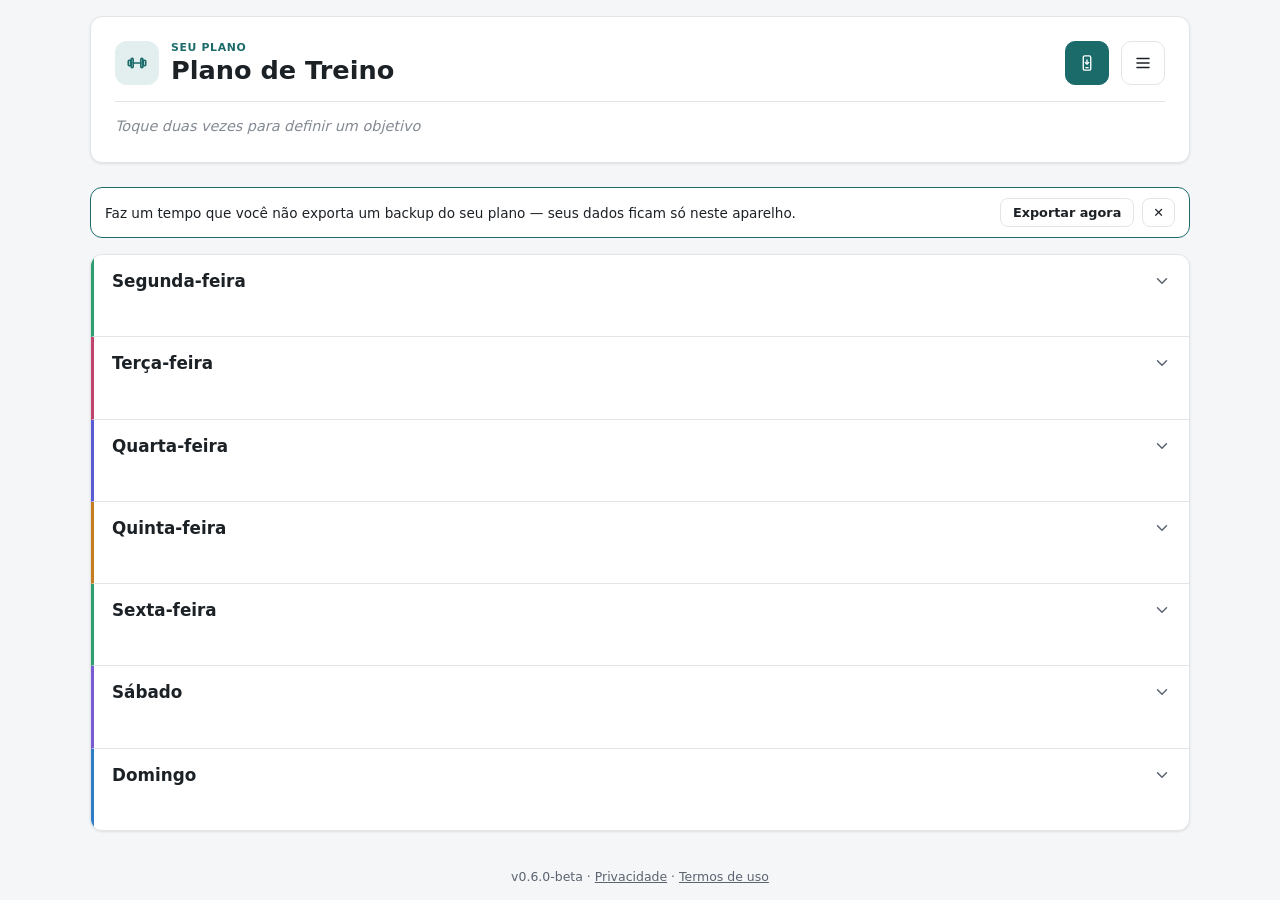
<file: index.html>
<!DOCTYPE html>
<html lang="pt-BR">
<head>
<meta charset="UTF-8">
<meta name="viewport" content="width=device-width, initial-scale=1.0, maximum-scale=1">
<title>Plano de Treino</title>

<meta name="description" content="Organize seu plano de treino semanal, com exercícios, repetições e séries — tudo salvo só no seu aparelho, sem contas nem coleta de dados.">
<meta property="og:title" content="Plano de Treino">
<meta property="og:description" content="App de treino instalável para organizar sua semana de exercícios. Seus dados ficam só no seu aparelho.">
<meta property="og:type" content="website">
<meta property="og:image" content="icons/icon-512.png">

<meta http-equiv="Content-Security-Policy" content="default-src 'self'; script-src 'self'; style-src 'self'; img-src 'self' data:; connect-src 'self'; base-uri 'self'; form-action 'self'">

<link rel="manifest" href="manifest.webmanifest">
<meta name="theme-color" content="#1b4b4b">
<meta name="color-scheme" content="light dark">
<link rel="icon" href="icons/icon-192.png">
<link rel="apple-touch-icon" href="icons/icon-192.png">
<meta name="apple-mobile-web-app-capable" content="yes">
<meta name="apple-mobile-web-app-status-bar-style" content="black-translucent">
<meta name="apple-mobile-web-app-title" content="Treino">

<link rel="stylesheet" href="css/styles.css">
</head>

<body>

<div class="container">

    <header class="header">
        <div class="header-top">
            <div class="header-emblema" aria-hidden="true">
                <svg width="22" height="22" viewBox="0 0 24 24" fill="none" stroke="currentColor" stroke-width="1.8" stroke-linecap="round" stroke-linejoin="round">
                    <rect x="2.5" y="9" width="2.6" height="6" rx="1"></rect>
                    <rect x="18.9" y="9" width="2.6" height="6" rx="1"></rect>
                    <rect x="5.6" y="7" width="2.2" height="10" rx="1"></rect>
                    <rect x="16.2" y="7" width="2.2" height="10" rx="1"></rect>
                    <line x1="7.8" y1="12" x2="16.2" y2="12"></line>
                </svg>
            </div>
            <div class="header-titulo-bloco">
                <div class="header-eyebrow">Seu plano</div>
                <div class="header-titulo" id="headerTitulo"></div>
            </div>
            <button type="button" id="btnInstalar" class="icone-btn instalar" hidden title="Instalar app" aria-label="Instalar app">
                <svg width="18" height="18" viewBox="0 0 24 24" fill="none" stroke="currentColor" stroke-width="1.8" stroke-linecap="round" stroke-linejoin="round"><rect x="7" y="2.5" width="10" height="19" rx="2"></rect><line x1="10.5" y1="18.2" x2="13.5" y2="18.2"></line><path d="M12 8v5"></path><path d="M9.8 11.2 12 13.4l2.2-2.2"></path></svg>
            </button>
            <div class="menu-wrap">
                <button type="button" id="btnMenu" class="icone-btn" aria-haspopup="true" aria-expanded="false" aria-label="Mais opções">
                    <svg width="18" height="18" viewBox="0 0 24 24" fill="none" stroke="currentColor" stroke-width="2" stroke-linecap="round" stroke-linejoin="round"><line x1="4" y1="6" x2="20" y2="6"></line><line x1="4" y1="12" x2="20" y2="12"></line><line x1="4" y1="18" x2="20" y2="18"></line></svg>
                </button>
                <div class="menu-dropdown" id="menuDropdown" hidden>
                    <button type="button" id="btnExportar" class="item-menu">
                        <svg width="16" height="16" viewBox="0 0 24 24" fill="none" stroke="currentColor" stroke-width="1.8" stroke-linecap="round" stroke-linejoin="round"><path d="M12 3v11"></path><path d="M7.5 10.5 12 15l4.5-4.5"></path><path d="M4 16.5v2A1.5 1.5 0 0 0 5.5 20h13a1.5 1.5 0 0 0 1.5-1.5v-2"></path></svg>
                        Exportar
                    </button>
                    <button type="button" id="btnImportar" class="item-menu">
                        <svg width="16" height="16" viewBox="0 0 24 24" fill="none" stroke="currentColor" stroke-width="1.8" stroke-linecap="round" stroke-linejoin="round"><path d="M12 15V4"></path><path d="M7.5 8.5 12 4l4.5 4.5"></path><path d="M4 16.5v2A1.5 1.5 0 0 0 5.5 20h13a1.5 1.5 0 0 0 1.5-1.5v-2"></path></svg>
                        Importar
                    </button>
                    <input type="file" id="inputImportar" accept="application/json" hidden>
                    <button type="button" id="btnImprimir" class="item-menu">
                        <svg width="16" height="16" viewBox="0 0 24 24" fill="none" stroke="currentColor" stroke-width="1.8" stroke-linecap="round" stroke-linejoin="round"><path d="M6 9V4h12v5"></path><rect x="4" y="9" width="16" height="8" rx="1.5"></rect><path d="M6 14h12v6H6z"></path></svg>
                        Imprimir
                    </button>
                </div>
            </div>
        </div>

        <div class="header-divisor"></div>

        <div class="objetivo" id="headerObjetivo"></div>
    </header>

    <div id="avisoBackup" class="aviso-backup" hidden>
        <span>Faz um tempo que você não exporta um backup do seu plano — seus dados ficam só neste aparelho.</span>
        <div class="aviso-backup-acoes">
            <button type="button" id="btnExportarAviso">Exportar agora</button>
            <button type="button" id="btnFecharAviso" aria-label="Fechar aviso">✕</button>
        </div>
    </div>

    <main class="dias" id="dias"></main>

    <footer class="footer">
        <p class="footer-meta">
            <span id="appVersao"></span> · <a href="privacidade.html">Privacidade</a> · <a href="termos.html">Termos de uso</a>
        </p>
    </footer>

</div>

<script type="module" src="js/app.js"></script>
</body>
</html>
</file>
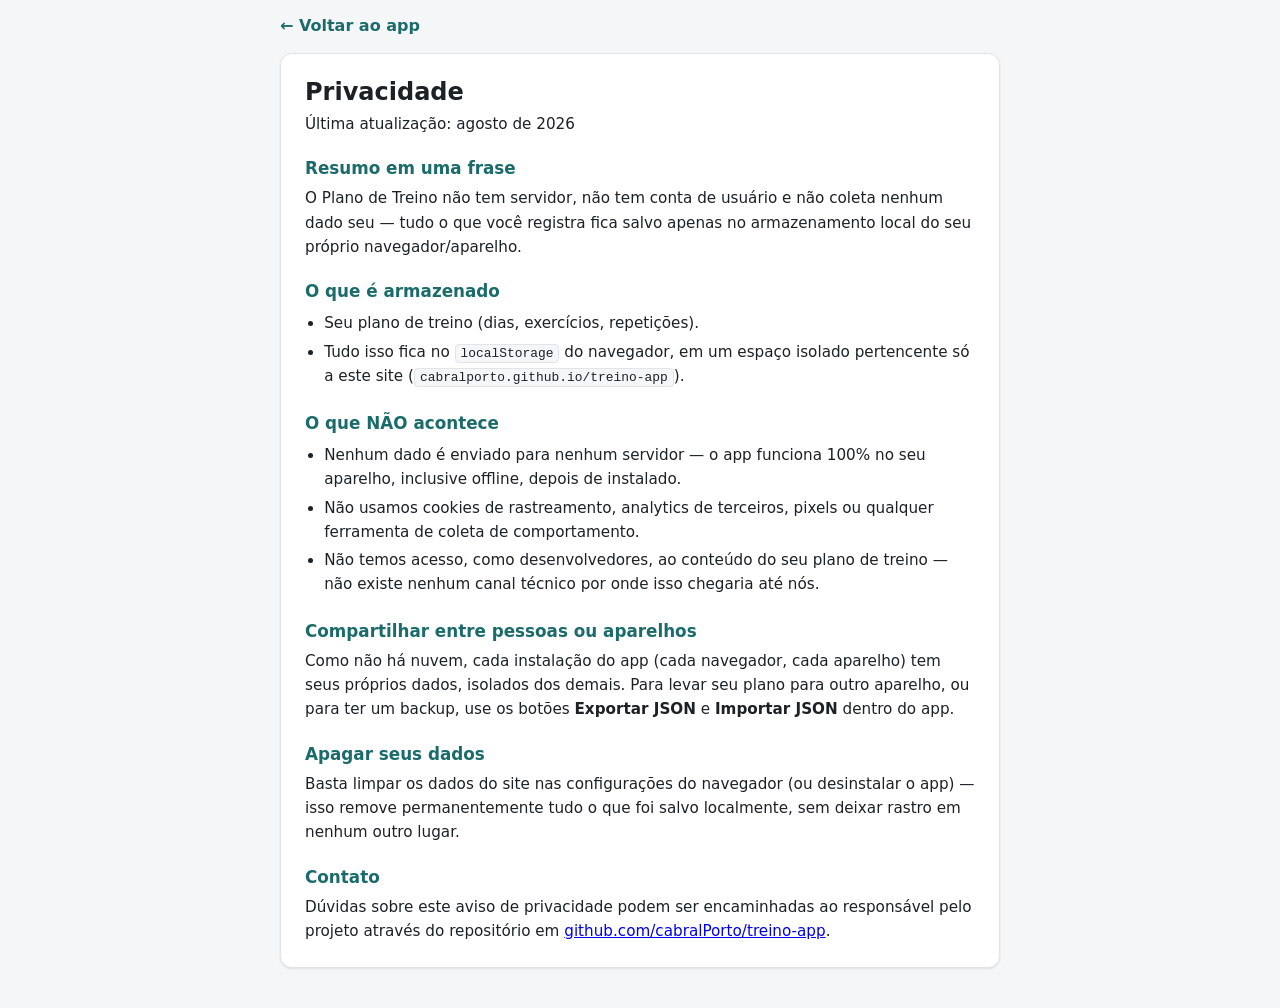
<file: privacidade.html>
<!DOCTYPE html>
<html lang="pt-BR">
<head>
<meta charset="UTF-8">
<meta name="viewport" content="width=device-width, initial-scale=1.0, maximum-scale=1">
<title>Privacidade — Plano de Treino</title>
<meta name="description" content="Como o Plano de Treino trata seus dados: nada sai do seu aparelho.">
<meta http-equiv="Content-Security-Policy" content="default-src 'self'; script-src 'self'; style-src 'self'; img-src 'self' data:; connect-src 'self'; base-uri 'self'; form-action 'self'">
<link rel="icon" href="icons/icon-192.png">
<link rel="stylesheet" href="css/styles.css">
</head>
<body>
<div class="container pagina">
    <a class="voltar" href="index.html">&larr; Voltar ao app</a>

    <div class="header">
        <h1>Privacidade</h1>
        <p>Última atualização: agosto de 2026</p>

        <h2>Resumo em uma frase</h2>
        <p>O Plano de Treino não tem servidor, não tem conta de usuário e não coleta nenhum dado seu — tudo o que você registra fica salvo apenas no armazenamento local do seu próprio navegador/aparelho.</p>

        <h2>O que é armazenado</h2>
        <ul>
            <li>Seu plano de treino (dias, exercícios, repetições).</li>
            <li>Tudo isso fica no <code>localStorage</code> do navegador, em um espaço isolado pertencente só a este site (<code>cabralporto.github.io/treino-app</code>).</li>
        </ul>

        <h2>O que NÃO acontece</h2>
        <ul>
            <li>Nenhum dado é enviado para nenhum servidor — o app funciona 100% no seu aparelho, inclusive offline, depois de instalado.</li>
            <li>Não usamos cookies de rastreamento, analytics de terceiros, pixels ou qualquer ferramenta de coleta de comportamento.</li>
            <li>Não temos acesso, como desenvolvedores, ao conteúdo do seu plano de treino — não existe nenhum canal técnico por onde isso chegaria até nós.</li>
        </ul>

        <h2>Compartilhar entre pessoas ou aparelhos</h2>
        <p>Como não há nuvem, cada instalação do app (cada navegador, cada aparelho) tem seus próprios dados, isolados dos demais. Para levar seu plano para outro aparelho, ou para ter um backup, use os botões <strong>Exportar JSON</strong> e <strong>Importar JSON</strong> dentro do app.</p>

        <h2>Apagar seus dados</h2>
        <p>Basta limpar os dados do site nas configurações do navegador (ou desinstalar o app) — isso remove permanentemente tudo o que foi salvo localmente, sem deixar rastro em nenhum outro lugar.</p>

        <h2>Contato</h2>
        <p>Dúvidas sobre este aviso de privacidade podem ser encaminhadas ao responsável pelo projeto através do repositório em <a href="https://github.com/cabralPorto/treino-app">github.com/cabralPorto/treino-app</a>.</p>
    </div>
</div>
</body>
</html>
</file>
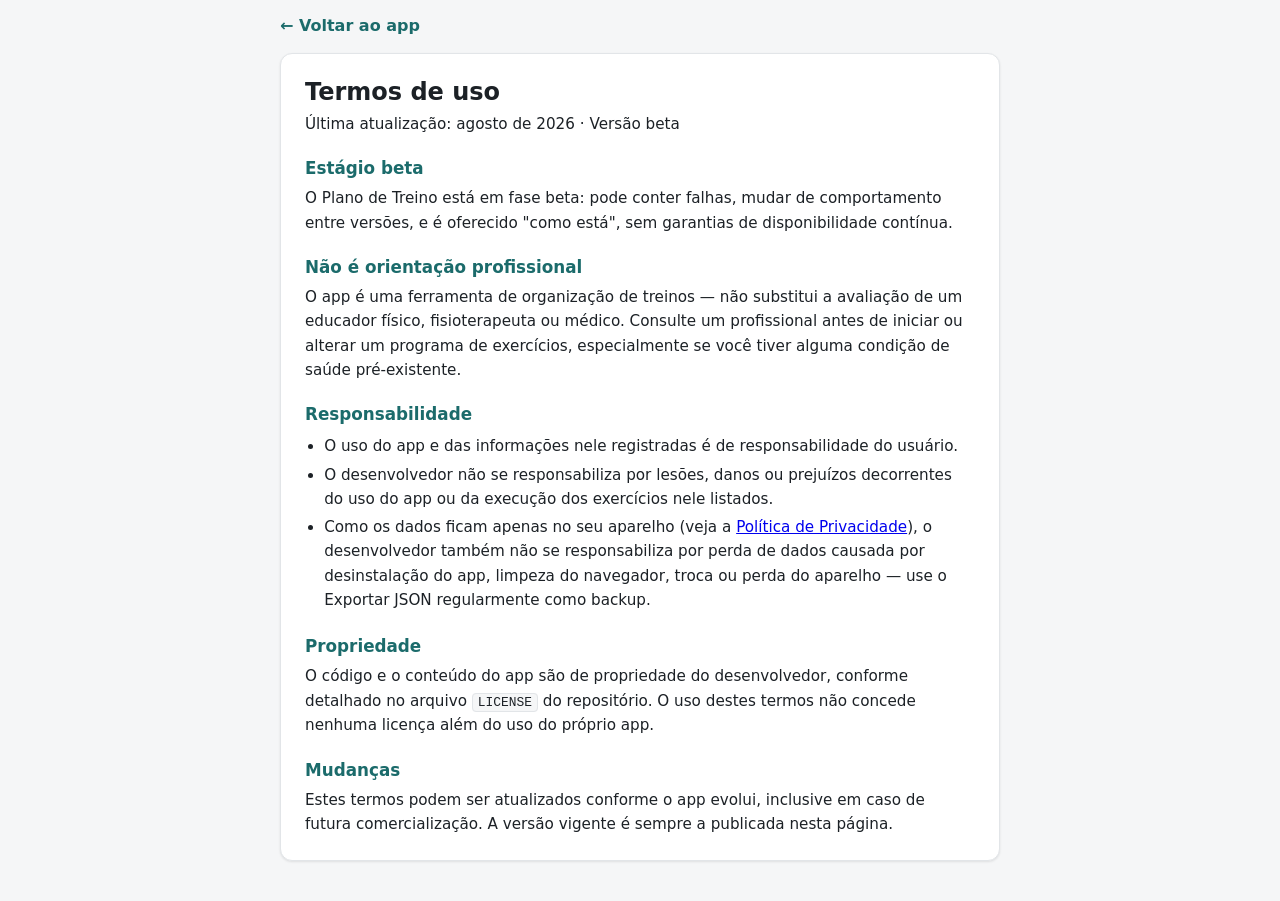
<file: termos.html>
<!DOCTYPE html>
<html lang="pt-BR">
<head>
<meta charset="UTF-8">
<meta name="viewport" content="width=device-width, initial-scale=1.0, maximum-scale=1">
<title>Termos de uso — Plano de Treino</title>
<meta name="description" content="Termos de uso do Plano de Treino.">
<meta http-equiv="Content-Security-Policy" content="default-src 'self'; script-src 'self'; style-src 'self'; img-src 'self' data:; connect-src 'self'; base-uri 'self'; form-action 'self'">
<link rel="icon" href="icons/icon-192.png">
<link rel="stylesheet" href="css/styles.css">
</head>
<body>
<div class="container pagina">
    <a class="voltar" href="index.html">&larr; Voltar ao app</a>

    <div class="header">
        <h1>Termos de uso</h1>
        <p>Última atualização: agosto de 2026 · Versão beta</p>

        <h2>Estágio beta</h2>
        <p>O Plano de Treino está em fase beta: pode conter falhas, mudar de comportamento entre versões, e é oferecido "como está", sem garantias de disponibilidade contínua.</p>

        <h2>Não é orientação profissional</h2>
        <p>O app é uma ferramenta de organização de treinos — não substitui a avaliação de um educador físico, fisioterapeuta ou médico. Consulte um profissional antes de iniciar ou alterar um programa de exercícios, especialmente se você tiver alguma condição de saúde pré-existente.</p>

        <h2>Responsabilidade</h2>
        <ul>
            <li>O uso do app e das informações nele registradas é de responsabilidade do usuário.</li>
            <li>O desenvolvedor não se responsabiliza por lesões, danos ou prejuízos decorrentes do uso do app ou da execução dos exercícios nele listados.</li>
            <li>Como os dados ficam apenas no seu aparelho (veja a <a href="privacidade.html">Política de Privacidade</a>), o desenvolvedor também não se responsabiliza por perda de dados causada por desinstalação do app, limpeza do navegador, troca ou perda do aparelho — use o Exportar JSON regularmente como backup.</li>
        </ul>

        <h2>Propriedade</h2>
        <p>O código e o conteúdo do app são de propriedade do desenvolvedor, conforme detalhado no arquivo <code>LICENSE</code> do repositório. O uso destes termos não concede nenhuma licença além do uso do próprio app.</p>

        <h2>Mudanças</h2>
        <p>Estes termos podem ser atualizados conforme o app evolui, inclusive em caso de futura comercialização. A versão vigente é sempre a publicada nesta página.</p>
    </div>
</div>
</body>
</html>
</file>
<file: css/styles.css>
:root{
    --bg: #f5f6f7;
    --surface: #ffffff;
    --border: #e2e5e8;
    --text: #1c2126;
    --text-muted: #5b6470;
    --accent: #1b6b6b;
    --accent-tint: #e3efee;
    --accent-contrast: #ffffff;
    --danger: #c0392b;
    --danger-contrast: #ffffff;
    --radius: 12px;
    --shadow: 0 1px 3px rgba(20,20,20,.06), 0 1px 2px rgba(20,20,20,.04);
    --shadow-menu: 0 8px 24px rgba(20,20,20,.16), 0 2px 6px rgba(20,20,20,.08);

    --seg: #2f9e6f;
    --ter: #c2436b;
    --qua: #5b5bd6;
    --qui: #c67c1f;
    --sex: #2f9e6f;
    --sab: #7a5bd6;
    --dom: #2f7dc6;

    --danger-soft-bg: #fbecea;
    --danger-soft-border: #f0c4bd;
}

@media (prefers-color-scheme: dark){
    :root{
        --bg: #14171a;
        --surface: #1c2126;
        --border: #2a3036;
        --text: #eceef0;
        --text-muted: #9aa4ae;
        --accent: #4fb3b3;
        --accent-tint: #1c3433;
        --accent-contrast: #0c1416;
        --danger: #e0685a;
        --danger-contrast: #1c0704;
        --shadow: 0 1px 3px rgba(0,0,0,.4), 0 1px 2px rgba(0,0,0,.3);
        --shadow-menu: 0 8px 24px rgba(0,0,0,.5), 0 2px 6px rgba(0,0,0,.35);
        --danger-soft-bg: #3a211d;
        --danger-soft-border: #5c332c;
    }
}

*{
    margin:0;
    padding:0;
    box-sizing:border-box;
}

body{
    font-family: system-ui, -apple-system, "Segoe UI", Roboto, Helvetica, Arial, sans-serif;
    background: var(--bg);
    color: var(--text);
    min-height:100dvh;
    padding: 16px;
    display:flex;
    flex-direction:column;
}

.container{
    max-width:1100px;
    margin:0 auto;
    width:100%;
    flex:1 1 auto;
    display:flex;
    flex-direction:column;
}

.header{
    background: var(--surface);
    border: 1px solid var(--border);
    border-radius: var(--radius);
    box-shadow: var(--shadow);
    padding: 24px;
    margin-bottom: 24px;
}

.header-top{
    display:flex;
    align-items:center;
    gap:12px;
}

.header-emblema{
    flex:0 0 auto;
    width:44px;
    height:44px;
    border-radius:12px;
    background: var(--accent-tint);
    color: var(--accent);
    display:flex;
    align-items:center;
    justify-content:center;
}

.header-titulo-bloco{
    min-width:0;
    flex:1 1 auto;
}

.header-eyebrow{
    font-size:.68rem;
    font-weight:700;
    letter-spacing:.06em;
    text-transform:uppercase;
    color: var(--accent);
}

.header-titulo h1{
    margin-top:2px;
    font-size: clamp(1.2rem, 4vw, 1.6rem);
    font-weight: 800;
    line-height:1.15;
}

.header-titulo input{
    width:100%;
    margin-top:2px;
    font-size: clamp(1.2rem, 4vw, 1.6rem);
    font-weight: 800;
    line-height:1.15;
    min-height:40px;
}

.header-divisor{
    height:1px;
    background: var(--border);
    margin: 16px 0 14px;
}

.editavel{ cursor:pointer; border-radius:4px; }
.editavel:hover{
    text-decoration: underline dotted;
    text-decoration-color: var(--text-muted);
    text-underline-offset:3px;
}

.linha-editavel{ cursor:pointer; }

.objetivo{
    color: var(--text-muted);
    font-size: .9rem;
    line-height: 1.5;
}

.objetivo-vazio{
    font-style: italic;
    opacity:.75;
}

.objetivo strong{ color: var(--text); }

.objetivo textarea{
    width:100%;
    margin-top:8px;
    font-family:inherit;
    font-size: .95rem;
    resize: vertical;
}

.icone-btn{
    flex:0 0 auto;
    width:44px;
    height:44px;
    min-height:44px;
    padding:0;
    display:flex;
    align-items:center;
    justify-content:center;
    border-radius:10px;
}

.icone-btn.instalar{
    background: var(--accent);
    border-color: var(--accent);
    color: var(--accent-contrast);
}

.menu-wrap{
    position:relative;
    flex:0 0 auto;
}

.menu-dropdown{
    position:absolute;
    top:52px;
    right:0;
    width:190px;
    background: var(--surface);
    border: 1px solid var(--border);
    border-radius:10px;
    box-shadow: var(--shadow-menu);
    overflow:hidden;
    padding:6px;
    z-index:20;
}

.item-menu{
    display:flex;
    align-items:center;
    gap:10px;
    width:100%;
    padding:0 12px;
    height:44px;
    min-height:auto;
    font-size:.9rem;
    font-weight:600;
    color: var(--text);
    background:none;
    border:none;
    border-radius:6px;
    text-align:left;
}

.item-menu:hover{
    background: var(--bg);
}

.item-menu svg{
    flex:0 0 auto;
    color: var(--text-muted);
}

.dias{
    display:flex;
    flex-direction:column;
    flex:1 1 auto;
    background: var(--surface);
    border: 1px solid var(--border);
    border-radius: var(--radius);
    box-shadow: var(--shadow);
    overflow:hidden;
}

.card{
    flex:1 1 auto;
    border-left: 3px solid var(--dia-cor, var(--accent));
    border-bottom: 1px solid var(--border);
}

.card:last-child{
    border-bottom:none;
}

.card.seg{ --dia-cor: var(--seg); }
.card.ter{ --dia-cor: var(--ter); }
.card.qua{ --dia-cor: var(--qua); }
.card.qui{ --dia-cor: var(--qui); }
.card.sex{ --dia-cor: var(--sex); }
.card.sab{ --dia-cor: var(--sab); }
.card.dom{ --dia-cor: var(--dom); }

.titulo{
    display:flex;
    align-items:center;
    justify-content:space-between;
    gap:10px;
    padding: 16px 18px;
    font-size: 1.05rem;
    font-weight: 700;
    color: var(--text);
    border-bottom: 1px solid transparent;
    cursor:pointer;
    -webkit-tap-highlight-color: transparent;
}

.card.aberto .titulo{
    border-bottom-color: var(--border);
}

.titulo input{
    width:100%;
    font-size: 1.05rem;
    font-weight: 700;
    min-height:40px;
}

.dia-nome{ min-width:0; }

.chevron{
    width:18px;
    height:18px;
    flex:0 0 auto;
    color: var(--text-muted);
    transition: transform .2s ease;
}

.card.aberto .chevron{
    transform: rotate(180deg);
}

.conteudo{
    display:none;
    padding: 16px 18px;
}

.card.aberto .conteudo{
    display:block;
}

.secao{
    margin-bottom: 16px;
}

.secao:last-child{
    margin-bottom: 0;
}

.secao-head{
    display:flex;
    align-items:center;
    gap:10px;
    margin-bottom: 8px;
}

.secao-titulo{
    color: var(--text-muted);
    text-transform: uppercase;
    letter-spacing: .05em;
    font-size: .74rem;
    font-weight: 700;
    white-space:nowrap;
}

.secao-linha{
    flex: 1 1 auto;
    height:1px;
    background: var(--border);
}

ul{ list-style:none; }

li{
    display:flex;
    flex-wrap: wrap;
    justify-content:space-between;
    align-items:center;
    gap:8px;
    padding: 11px 0;
    border-bottom: 1px solid var(--border);
}

li:last-child{ border-bottom:none; }

.item-principal{
    display:flex;
    flex: 1 1 auto;
    align-items:center;
    gap:10px;
    min-width: 0;
}

.item-nome{
    flex: 1 1 auto;
    min-width:0;
    overflow:hidden;
    text-overflow:ellipsis;
    white-space:nowrap;
    font-weight:700;
}

.numero{
    flex:0 0 auto;
    width:22px;
    height:22px;
    border-radius:50%;
    border:1px solid var(--border);
    color: var(--text-muted);
    font-size:.72rem;
    font-weight:700;
    display:flex;
    align-items:center;
    justify-content:center;
}

.badge{
    background: var(--bg);
    border: 1px solid var(--border);
    color: var(--text-muted);
    padding: 3px 9px;
    border-radius: 20px;
    font-size: .8rem;
    font-weight: 600;
    white-space:nowrap;
    flex: 0 0 auto;
}

li input{
    font-size: 16px;
    min-width: 0;
    min-height: 40px;
}

li input.nome{ flex: 1 1 auto; font-weight:700; }
li input.reps{ width: 78px; flex: 0 0 auto; }

.linha-edicao{
    display:flex;
    flex-wrap:wrap;
    align-items:center;
    gap:8px;
    width:100%;
}

.excluir{
    background: var(--danger-soft-bg);
    color: var(--danger);
    border: 1px solid var(--danger-soft-border);
    border-radius: 8px;
    width: 30px;
    height: 30px;
    min-width: 30px;
    min-height: auto;
    padding: 0;
    display:flex;
    align-items:center;
    justify-content:center;
    flex: 0 0 auto;
    cursor:pointer;
}

.excluir svg{
    width:16px;
    height:16px;
}

.add-exercicio{
    margin-top:10px;
    background: var(--bg);
    border: 1px solid var(--border);
    color: var(--text);
    width:100%;
    padding:9px;
    font-size:.85rem;
}

.footer{
    text-align:center;
    margin-top: 32px;
    color: var(--text-muted);
    font-size:.85rem;
}

.footer-meta{
    margin-top:6px;
    font-size:.78rem;
}

.footer-meta a{
    color: var(--text-muted);
}

.aviso-backup[hidden]{
    display:none;
}

.aviso-backup{
    display:flex;
    flex-wrap:wrap;
    align-items:center;
    justify-content:space-between;
    gap:10px;
    background: var(--surface);
    border: 1px solid var(--accent);
    border-radius: var(--radius);
    padding: 10px 14px;
    margin-bottom: 16px;
    font-size:.85rem;
    color: var(--text);
}

.aviso-backup-acoes{
    display:flex;
    gap:8px;
    flex:0 0 auto;
}

.aviso-backup-acoes button{
    padding:6px 12px;
    min-height:auto;
    font-size:.8rem;
}

#btnFecharAviso{
    padding:6px 10px;
}

button{
    border: 1px solid var(--border);
    background: var(--surface);
    color: var(--text);
    padding: 10px 16px;
    min-height: 44px;
    border-radius: 8px;
    cursor:pointer;
    font-weight:600;
    font-size:.9rem;
    font-family:inherit;
}

button.primario{
    background: var(--accent);
    border-color: var(--accent);
    color: var(--accent-contrast);
}

button.perigo{
    background: var(--surface);
    border-color: var(--danger);
    color: var(--danger);
}

input, textarea{
    border: 1px solid var(--border);
    border-radius: 8px;
    background: var(--surface);
    color: var(--text);
    padding: 8px 10px;
    font-family: inherit;
}

@media (max-width:480px){
    body{ padding:10px; }
    .header{ padding:16px; }
    .titulo{ padding:12px 14px; font-size:1rem; }
    .titulo input{ font-size:1rem; }
    .conteudo{ padding:12px 14px; }
    button{ padding:9px 14px; font-size:.85rem; }
}

.toast{
    position:fixed;
    left:50%;
    bottom:24px;
    transform:translateX(-50%);
    background: var(--text);
    color: var(--bg);
    padding:10px 18px;
    border-radius:8px;
    font-size:.9rem;
    box-shadow: var(--shadow);
    z-index:1000;
    max-width: 90vw;
    text-align:center;
}

.toast.erro{
    background: var(--danger);
    color: var(--danger-contrast);
}

.pagina{ max-width:720px; margin:auto; }
.pagina .header{ text-align:left; }
.pagina h1{ font-size:1.5rem; margin-bottom:6px; }
.pagina h2{ font-size:1.05rem; margin:22px 0 8px; color: var(--accent); }
.pagina p, .pagina li{ color: var(--text); line-height:1.6; font-size:.95rem; }
.pagina ul{ list-style:disc; padding-left:1.2rem; }
.pagina li{ padding:2px 0; border:none; display:list-item; }
.pagina code{
    background: var(--bg);
    border: 1px solid var(--border);
    border-radius: 4px;
    padding: 1px 5px;
    font-size:.85em;
}
.voltar{ display:inline-block; margin-bottom:18px; color: var(--accent); font-weight:600; text-decoration:none; }

@media print{
    body{ background:#fff; padding:0; }
    .menu-wrap, .icone-btn.instalar{ display:none; }
    .card{ box-shadow:none; break-inside: avoid; }
    .conteudo{ display:block !important; }
    .chevron, .excluir, .add-exercicio{ display:none !important; }
}
</file>
